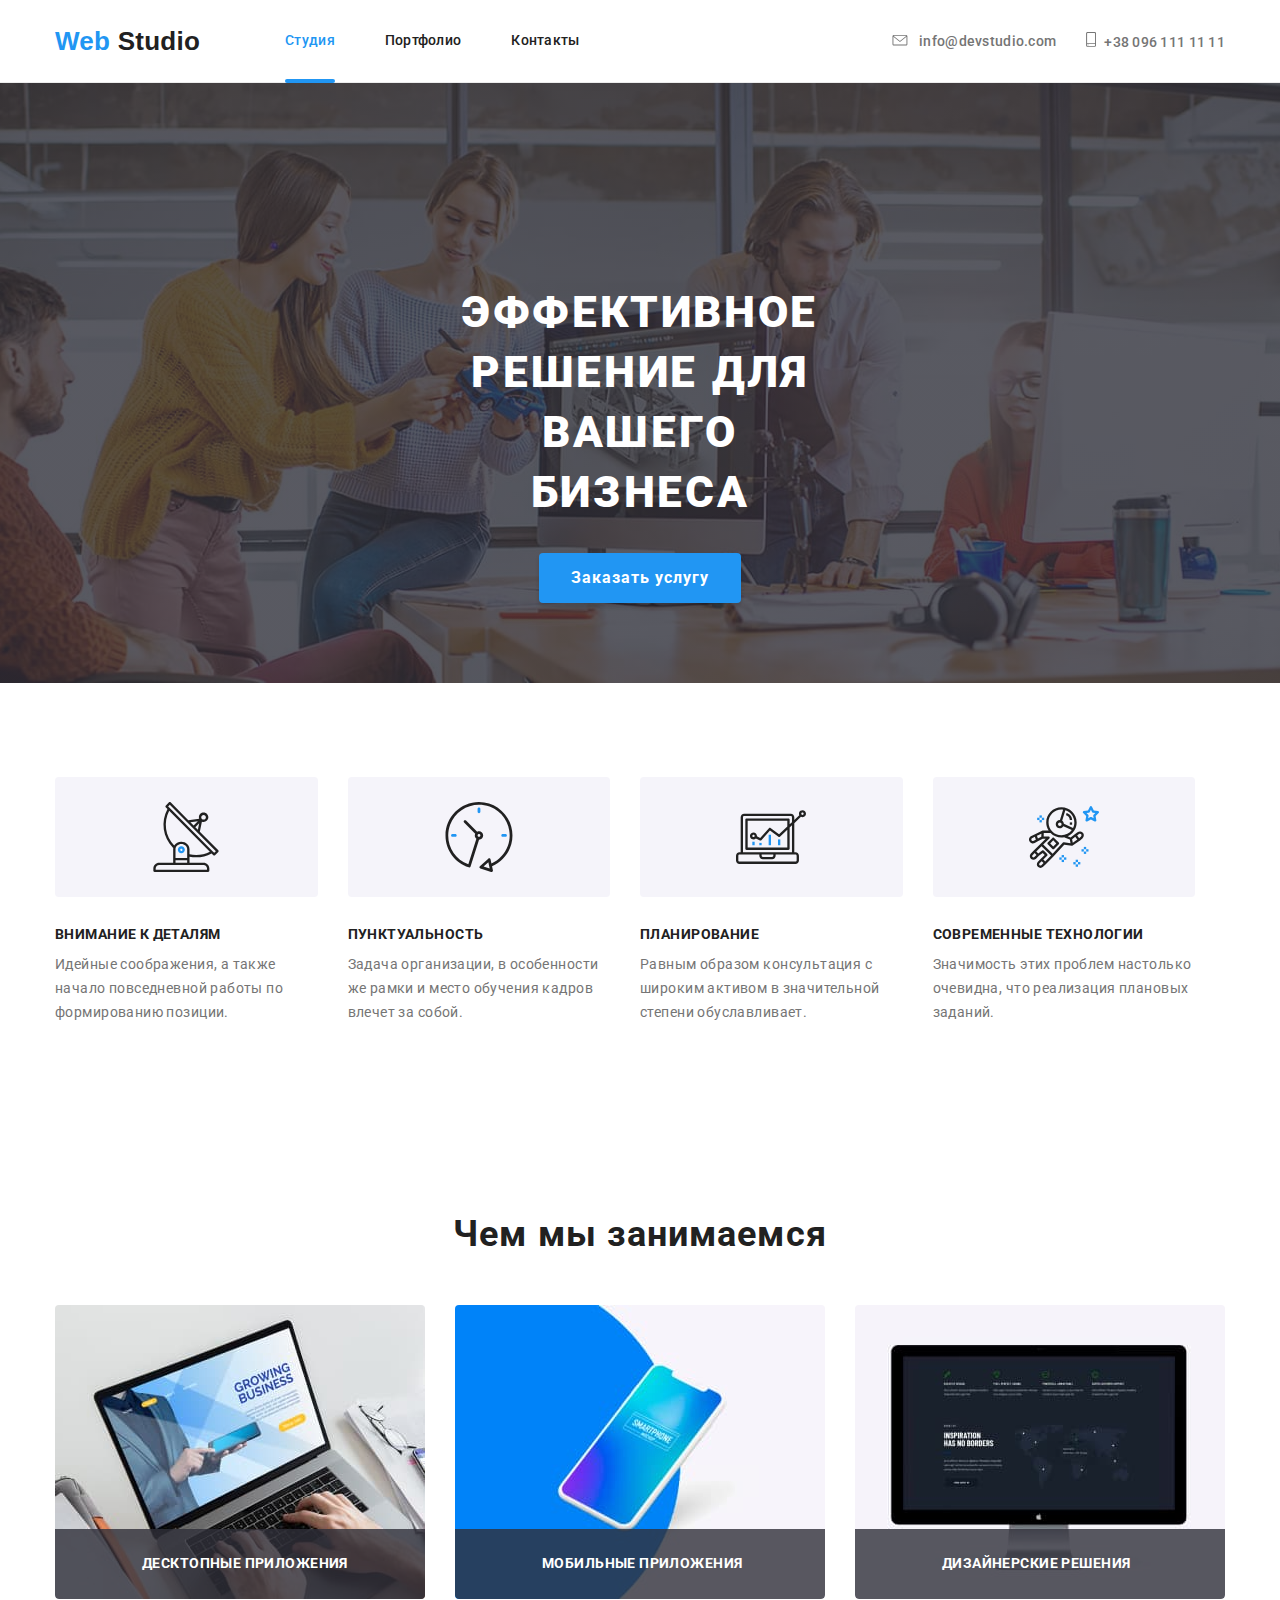
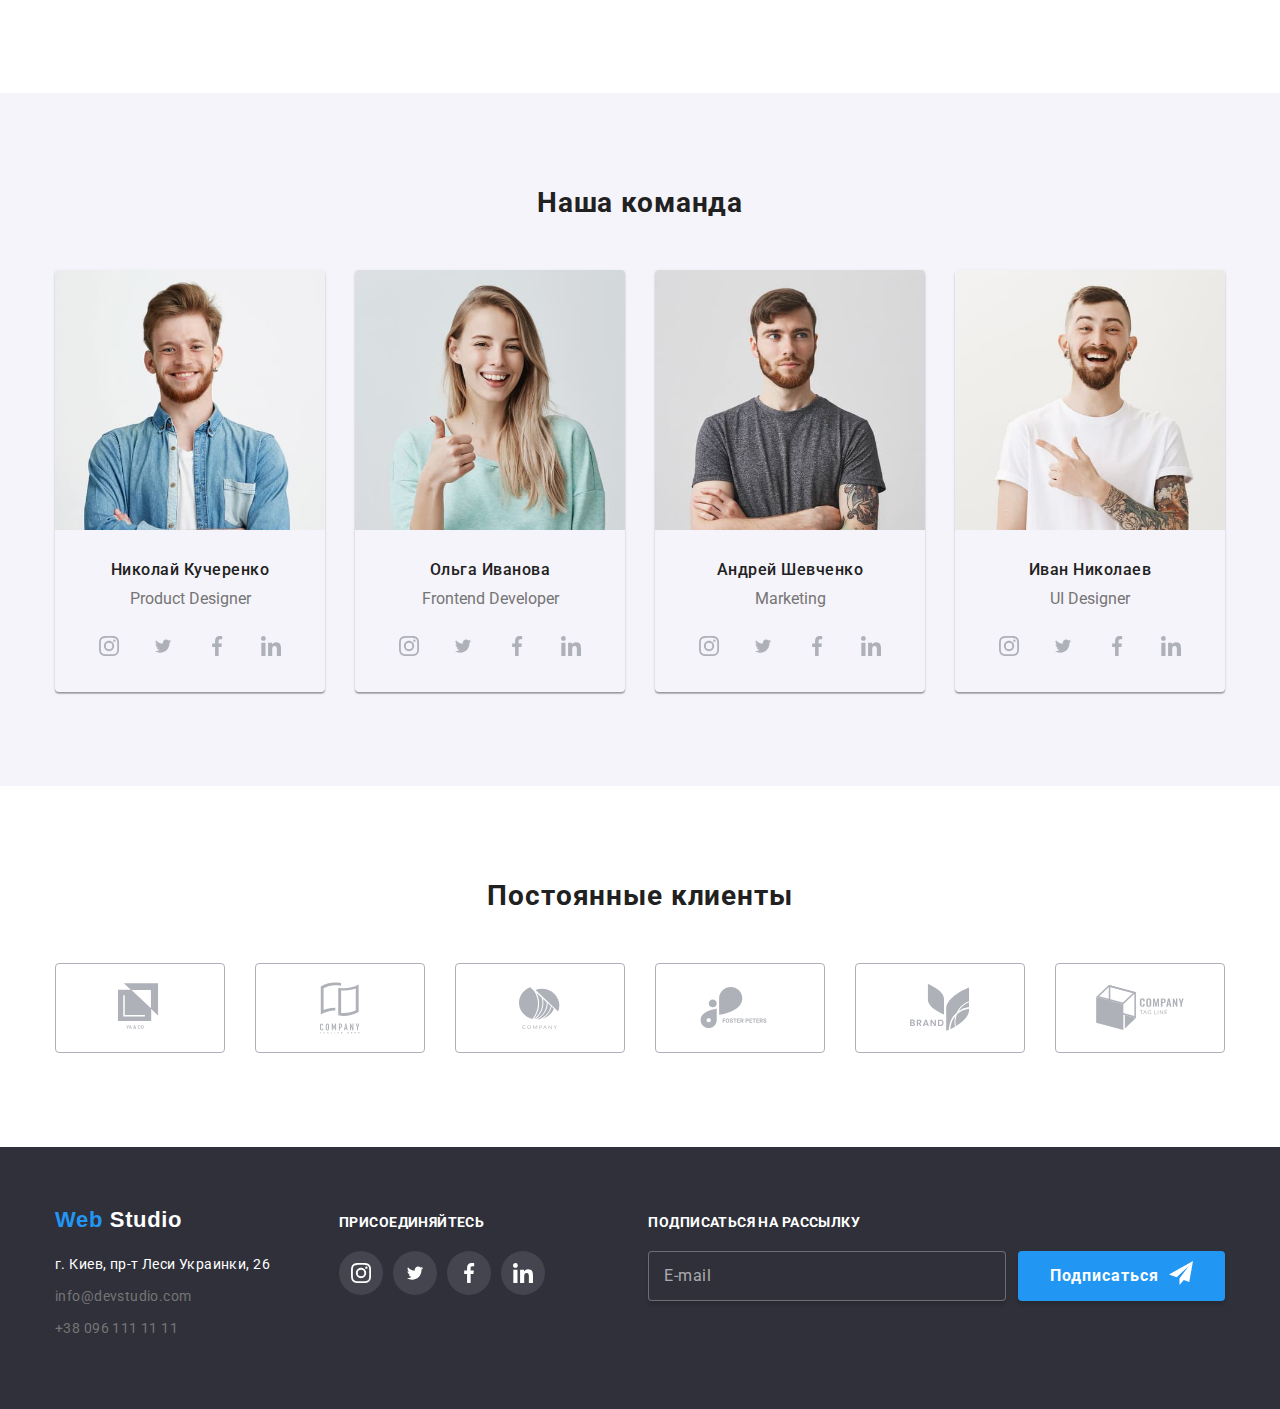
<file: index.html>
<!DOCTYPE html>
<html lang="ru">
<head>
    <meta charset="UTF-8">
    <meta name="viewport" content="width=device-width, initial-scale=1.0" />
    <link href="https://fonts.googleapis.com/css2?family=Roboto:ital,wght@0,400;0,500;0,700;0,900;1,400;1,500;1,700;1,900&display=swap" rel="stylesheet">
    <link rel="stylesheet" href="https://cdnjs.cloudflare.com/ajax/libs/modern-normalize/0.6.0/modern-normalize.min.css">
    <link rel="stylesheet" href="./css/main.min.css" />
    <title>Document</title>
</head>
<body>
    <header class="header">
        <div class="container-header">
           <div class="box">
                <nav class="nav-link">
                    <a href="./index.html" class="logo" ><span>Web</span>&nbsp;Studio</a>
                    <button
            type="button"
            class="menu-button"
            aria-expanded="false"
            aria-controls="menu-container"
            data-menu-button
          >
            <svg
              width="40"
              height="40"
              aria-label="Переключатель мобильного меню"
            >
              <use class="icon-close icon-menu-hover" href="./img/sprite.svg#icon-close_40px"></use>
              <use class="icon-menu icon-menu-hover" href="./img/sprite.svg#icon-menu_40px"></use>
            </svg>
          </button>
                    <div class="menu-container"  id="menu-container" data-menu>
                        <ul class="site-nav">
                            <li class="item"><a href="./index.html" class="link current">Студия</a></li>
                            <li class="item"><a href="./portfolio.html" class="link decor-hover">Портфолио</a></li>
                            <li class="item"><a href="" class="link decor-hover">Контакты</a></li>
                        </ul>
                        <address class="address">
                            <a href="mailto:info@devstudio.com" class="link mail">
                                <svg class="icon icon-tel-mail" height="11.2" width="16">
                                    <use href="./img/sprite.svg#icon-envelope "></use>
                                </svg>
                                info@devstudio.com </a>
                            <a href="tel:+380961111111" class="link tel">
                                <svg class="icon icon-tel-mail" height="14.94" width="10">
                                    <use href="./img/sprite.svg#icon-smartphone"></use>
                                </svg>+38 096 111 11 11</a>
                </address>
                    </div>
                </nav>
               
           </div> 
        </div>
    </header>
    <main>
            <section class="hero">
                <h1 class="hero-title"><strong>Эффективное решение для вашего бизнеса</strong></h1>
                <button class="button" data-modal-open>Заказать услугу</button>
            </section>
            <!--advantages-->
           <div class="container ">
            <section class="advantages">
                <ul class="list">
                    <li class="item antenna">
                        <h3 class="title">Внимание к деталям</h3>
                        <p class="content">Идейные соображения, а также начало повседневной работы по формированию позиции.</p>
                    </li>
                    <li class="item clock">
                        <h3 class="title">Пунктуальность</h3>
                        <p class="content">Задача организации, в особенности же рамки и место обучения кадров влечет за собой.</p>
                    </li>
                    <li class="item diagram">
                        <h3 class="title">Планирование</h3>
                        <p class="content">Равным образом консультация с широким активом в значительной степени обуславливает.</p>
                    </li>
                    <li class="item astronaut">
                        <h3 class="title">Современные технологии</h3>
                        <p class="content"> Значимость этих проблем настолько очевидна, что реализация плановых заданий.</p>
                    </li>
                </ul>
            </section>
           </div> 
           <!--servises-->
            <div class="container cont-services">
                <section class="services">
                    <h2 class="title">Чем мы занимаемся</h2>
                    <ul class="list">
                        <li class="item">
                <img>                 <img srcset="
                ./img/desktop.jpg    1x,
                ./img/desktop@2x.jpg 2x,
                ./img/desktop@3x.jpg 3x
              " src="./img/desktop.jpg" alt="desktop" height="294" width="370">
                            <h3 class="services-title">Десктопные приложения</h3>
                        </li>
                        <li class="item">
                            <img srcset="
                ./img/mobyphone.jpg    1x,
                ./img/mobyphone@2x.jpg 2x,
                ./img/mobyphone@3x.jpg 3x
              " src="./img/mobyphone.jpg" alt="mobyphone" height="294" width="370">
                            <h3 class="services-title">Мобильные приложения</h3>
                        </li>
                        <li class="item">
                            <img srcset="
                ./img/disajnerphoto.jpg    1x,
                ./img/disajnerphoto@2x.jpg 2x,
                ./img/disajnerphoto@3x.jpg 3x
              " src="./img/disajnerphoto.jpg" alt="disajnerphoto" height="294" width="370">
                            <h3 class="services-title">Дизайнерские решения</h3>
                        </li>
                    </
                </section>
            </div>
            <!--team-->  
            <div class="bg-team">
                <div class="container team-container">
                    <section class="team">
                        <h2 class="title">Наша команда</h2>
                        <ul class="list">
                            <li class="item">
                               <div class="team-thumb"> <img srcset="
                ./img/Nikolay-Kucherenko.jpg    1x,
                ./img/Nikolay-Kucherenko@2x.jpg 2x,
                ./img/Nikolay-Kucherenko@3x.jpg 3x
              "
              src="./img/Nikolay-Kucherenko.jpg
              alt="photo Nikolay Kucherenko" >    </div>
                                <h3>Николай Кучеренко</h3>
                                <p class="prof">Product Designer</p>
                                <ul class="logo-social-network">
                                    <li><a href="" aria-label="instagram logo" class="logotype">
                                        <svg  class="icon" height="20" width="20">
                                            <use href="./img/sprite.svg#icon-instagram"></use>
                                        </svg>
                                    </a></li>
                                    <li><a href="" aria-label="twitter logo" class="logotype">
                                        <svg  class="icon" height="16.25" width="20">
                                            <use href="./img/sprite.svg#icon-twitter"></use>
                                        </svg></a></li>
                                    <li><a href="" aria-label="Facebook logo" class="logotype">
                                        <svg  class="icon" height="20" width="20">
                                            <use href="./img/sprite.svg#icon-facebook"></use>
                                        </svg></a></li>
                                    <li><a href="" aria-label="linkedIn logo" class="logotype">
                                        <svg  class="icon" height="20" width="20">
                                            <use href="./img/sprite.svg#icon-linkedin"></use>
                                        </svg></a></li>
                                </ul>
                                
                            </li>
                            <li class="item">
                               <div class="team-thumb"> <img srcset="
                ./img/Olga-Ivanova.jpg   1x,
                ./img/Olga-Ivanova@2x.jpg 2x,
                ./img/Olga-Ivanova@3x.jpg 3x
              "
              src="./img/Olga-Ivanova.jpg"
              alt="" >    </div>
                                <h3>Ольга Иванова</h3>
                                <p class="prof">Frontend Developer</p>
                                <ul class="logo-social-network">
                                    <li><a href="" aria-label="instagram logo" class="logotype">
                                        <svg  class="icon" height="20" width="20">
                                            <use href="./img/sprite.svg#icon-instagram"></use>
                                        </svg>
                                    </a></li>
                                    <li><a href="" aria-label="twitter logo" class="logotype">
                                        <svg  class="icon" height="16.25" width="20">
                                            <use href="./img/sprite.svg#icon-twitter"></use>
                                        </svg></a></li>
                                    <li><a href="" aria-label="Facebook logo" class="logotype">
                                        <svg  class="icon" height="20" width="20">
                                            <use href="./img/sprite.svg#icon-facebook"></use>
                                        </svg></a></li>
                                    <li><a href="" aria-label="linkedIn logo" class="logotype">
                                        <svg  class="icon" height="20" width="20">
                                            <use href="./img/sprite.svg#icon-linkedin"></use>
                                        </svg></a></li>
                                </ul>
                            </li>
                            <li class="item">
                               <div class="team-thumb"> <img srcset="
                ./img/Andrey-Shevchenko.jpg    1x,
                ./img/Andrey-Shevchenko@2x.jpg 2x,
                ./img/Andrey-Shevchenko@3x.jpg 3x
              "
              src="./img/Andrey-Shevchenko.jpg"
              alt="" >    </div>
                                <h3>Андрей Шевченко</h3>
                                <p class="prof">Marketing</p>
                                <ul class="logo-social-network">
                                    <li><a href="" aria-label="instagram logo" class="logotype">
                                        <svg  class="icon" height="20" width="20">
                                            <use href="./img/sprite.svg#icon-instagram"></use>
                                        </svg>
                                    </a></li>
                                    <li><a href="" aria-label="twitter logo" class="logotype">
                                        <svg  class="icon" height="16.25" width="20">
                                            <use href="./img/sprite.svg#icon-twitter"></use>
                                        </svg></a></li>
                                    <li><a href="" aria-label="Facebook logo" class="logotype">
                                        <svg  class="icon" height="20" width="20">
                                            <use href="./img/sprite.svg#icon-facebook"></use>
                                        </svg></a></li>
                                    <li><a href="" aria-label="linkedIn logo" class="logotype">
                                        <svg  class="icon" height="20" width="20">
                                            <use href="./img/sprite.svg#icon-linkedin"></use>
                                        </svg></a></li>
                                </ul>
                            </li>
                            <li class="item">
                                <div class="team-thumb"> <img srcset="
                ./img/Ivan-Nikolaev.jpg 1x,
                ./img/Ivan-Nikolaev@2x.jpg 2x,
                ./img/Ivan-Nikolaev@3x.jpg 3x
              "
              src="./img/Ivan-Nikolaev.jpg"
              alt="" >   </div>
                                <h3>Иван Николаев</h3>
                                <p class="prof">UI Designer</p>
                                <ul class="logo-social-network">
                                    <li><a href="" aria-label="instagram logo" class="logotype">
                                        <svg  class="icon" height="20" width="20">
                                            <use href="./img/sprite.svg#icon-instagram"></use>
                                        </svg>
                                    </a></li>
                                    <li><a href="" aria-label="twitter logo" class="logotype">
                                        <svg  class="icon" height="16.25" width="20">
                                            <use href="./img/sprite.svg#icon-twitter"></use>
                                        </svg></a></li>
                                    <li><a href="" aria-label="Facebook logo" class="logotype">
                                        <svg  class="icon" height="20" width="20">
                                            <use href="./img/sprite.svg#icon-facebook"></use>
                                        </svg></a></li>
                                    <li><a href="" aria-label="linkedIn logo" class="logotype">
                                        <svg  class="icon" height="20" width="20">
                                            <use href="./img/sprite.svg#icon-linkedin"></use>
                                        </svg></a></li>
                                </ul>
                            </li>
                        </ul>
                    </section>
                </div>
            </div>
            <!--customers-->
           <div class="container">
            <section class="customers">
                <h2 class="title">Постоянные клиенты</h2>
                <ul class="list">
                    <li class="company">
                        <a href="" aria-label="first company" class="link">
                        <svg class="company-logo" width="44.27" height="49.23">
                            <use href="./img/sprite.svg#icon-logo1"> </use>
                        </svg></a>
                    </li>
                    <li class="company">
                        <a href="" aria-label="second company" class="link">
                            <svg class="company-logo" width="40" height="52">
                                <use href="./img/sprite.svg#icon-logo2"> </use>
                            </svg>
                        </a>
                    </li>
                    <li class="company">
                        <a href="" aria-label="third company" class="link">
                            <svg class="company-logo" width="41" height="42.6">
                                <use href="./img/sprite.svg#icon-logo3"> </use>
                            </svg>
                        </a>
                    </li>
                    <li class="company">
                        <a href="" aria-label="fourth company" class="link">
                            <svg class="company-logo" width="80" height="42">
                                <use href="./img/sprite.svg#icon-logo4"> </use>
                            </svg>
                        </a>
                    </li>
                    <li class="company">
                        <a href="" aria-label="fifth company" class="link">
                            <svg class="company-logo" width="59" height="47">
                                <use href="./img/sprite.svg#icon-logo5"> </use>
                            </svg>
                        </a>
                    </li>
                    <li class="company">
                        <a href="" aria-label="sixth company" class="link">
                            <svg class="company-logo" width="88.5" height="45.5">
                                <use href="./img/sprite.svg#icon-logo6"> </use>
                            </svg>
                        </a>
                    </li>
                </ul>
            </section>
           </div>
    </main>
    <!--footer-->
    <footer class="ftr">
        <div class="container-footer">
          
                <div   class="footer-contact">
                    <a href="./index.html" class="logo-footer"> <span>Web</span>  Studio</a>
               <address class="address-footer"> 
                    <p class="to-map adr">г. Киев, пр-т Леси Украинки, 26 </p> 
                   <a href="mailto:info@devstudio.com" class="adr mail-tel">info@devstudio.com</a>
                   <a href="tel:+380961111111" class="adr mail-tel">+38 096 111 11 11</a>
                </address>
                </div>
                <div class="join-in">
                   <b>присоединяйтесь</b>    
                        <ul class="logo-social-network">
                            <li><a href="" aria-label="instagram logo" class="logotype logotype-footer">
                                <svg  class="icon" height="20" width="20">
                                    <use href="./img/sprite.svg#icon-instagram"></use>
                                </svg>
                            </a></li>
                            <li><a href="" aria-label="twitter logo" class="logotype logotype-footer">
                                <svg  class="icon" height="16.25" width="20">
                                    <use href="./img/sprite.svg#icon-twitter"></use>
                                </svg></a></li>
                            <li><a href="" aria-label="Facebook logo" class="logotype logotype-footer">
                                <svg  class="icon" height="20" width="20">
                                    <use href="./img/sprite.svg#icon-facebook"></use>
                                </svg></a></li>
                            <li><a href="" aria-label="linkedIn logo" class="logotype logotype-footer">
                                <svg  class="icon" height="20" width="20">
                                    <use href="./img/sprite.svg#icon-linkedin"></use>
                                </svg></a></li>
                        </ul>
                   
                </div>
                <div class="subscription" >
                    <b>Подписаться на рассылку</b>
                    <form class="footer-form">
                        <input type="email" id="footer-mail" name="footer-mail" class="footer-input" placeholder=" ">
                        <label for="footer-mail" class="footer-label" name="footer-label">E-mail</label>
                        <button type="submit" class="button button-footer">Подписаться</button>    
                    </form>
                </div>
            
           
        </div>
    </footer>
    <div class="backdrop is-hidden" data-modal>
        <div class="modal-form">
            <form class="form">
                <h2 class="form-title">Оставьте свои данные, мы вам перезвоним</h2> 
                 <div class="form-field">
                     <input type="text" name="name" id="name" class="form-input" placeholder=" ">
                     <label for="name" class="form-label">
                         <span > Имя</span>
                     </label>
                     <svg width="18" height="18" viewBox="0 0 18 18" fill="none" class="input-icon">
                         <path d="M9 9C10.6575 9 12 7.6575 12 6C12 4.3425 10.6575 3 9 3C7.3425 3 6 4.3425 6 6C6 7.6575 7.3425 9 9 9ZM9 10.5C6.9975 10.5 3 11.505 3 13.5V14.25C3 14.6625 3.3375 15 3.75 15H14.25C14.6625 15 15 14.6625 15 14.25V13.5C15 11.505 11.0025 10.5 9 10.5Z" />
                     </svg>
                 </div>
                
                 <div class="form-field">
                     <input type="tel" name="tel" id="tel"  class="form-input" placeholder=" ">
                     <label for="tel" class="form-label">
                         <span >Телефон</span> 
                     </label>
                     <svg width="18" height="18" viewBox="0 0 18 18" fill="none" class="input-icon">
                         <path d="M13.996 11.1226L12.1579 10.9127C11.7164 10.8621 11.2822 11.0141 10.9711 11.3252L9.63948 12.6568C7.59147 11.6147 5.91254 9.94301 4.87044 7.88775L6.20925 6.54894C6.52043 6.23775 6.6724 5.80355 6.62174 5.3621L6.41188 3.53842C6.32504 2.8075 5.70991 2.2575 4.97176 2.2575H3.71979C2.90203 2.2575 2.22178 2.93776 2.27243 3.75552C2.65598 9.93577 7.59871 14.8713 13.7717 15.2548C14.5894 15.3055 15.2697 14.6252 15.2697 13.8075V12.5555C15.2769 11.8246 14.7269 11.2095 13.996 11.1226Z" />
                         </svg>
                 </div>
                
                 <div class="form-field">
                     <input type="email" name="mail" id="mail" class="form-input" placeholder=" ">
                     <label for="mail" class="form-label">
                        <span> Почта </span>
                     </label>
                     <svg width="18" height="18" viewBox="0 0 18 18" fill="none" class="input-icon">
                         <path d="M15 3H3C2.175 3 1.5075 3.675 1.5075 4.5L1.5 13.5C1.5 14.325 2.175 15 3 15H15C15.825 15 16.5 14.325 16.5 13.5V4.5C16.5 3.675 15.825 3 15 3ZM14.7 6.1875L9.3975 9.5025C9.1575 9.6525 8.8425 9.6525 8.6025 9.5025L3.3 6.1875C3.1125 6.0675 3 5.865 3 5.6475C3 5.145 3.5475 4.845 3.975 5.1075L9 8.25L14.025 5.1075C14.4525 4.845 15 5.145 15 5.6475C15 5.865 14.8875 6.0675 14.7 6.1875Z"/>
                         </svg>
                 </div>  
                
                 <div class="form-comments">
                     <textarea name="" id="comments" rows="10" class="form-textarea" placeholder=" "></textarea>
                     <label for="comments" class="comments-label">
                         <span >Комментарий</span>    
                     </label>
                     
                 </div>
                 
                 <div class="check-box">
                     <label for="check"> 
                         <input type="checkbox" name="checkbox-contract" id="check" value=" Соглашаюсь с рассылкой и принимаю Условия договора" class="checkbox">
                         <span class="check-icon"></span>
                         <span class="check-label">Соглашаюсь с рассылкой и принимаю <a href="" class="link-contract">Условия договора</a> </span>  
                     </label>  
                 </div> 
                   
                
                 <button type="submit" class="button-form">Отправить</button>
                 <button type="button" class="close-form" data-modal-close>
                     <svg width="18" height="18" viewBox="0 0 18 18" fill="none" class="close-black">
                         <path d="M15 4.10786L13.8921 3L9.5 7.39214L5.10786 3L4 4.10786L8.39214 8.5L4 12.8921L5.10786 14L9.5 9.60786L13.8921 14L15 12.8921L10.6079 8.5L15 4.10786Z" />
                         </svg>
                 </button>
             </form>
        </div>
    </div>
   
    
    <script src="./js/menu.js"></script>
    <script src="./js/modal.js"></script>
</body>
</html>
</file>
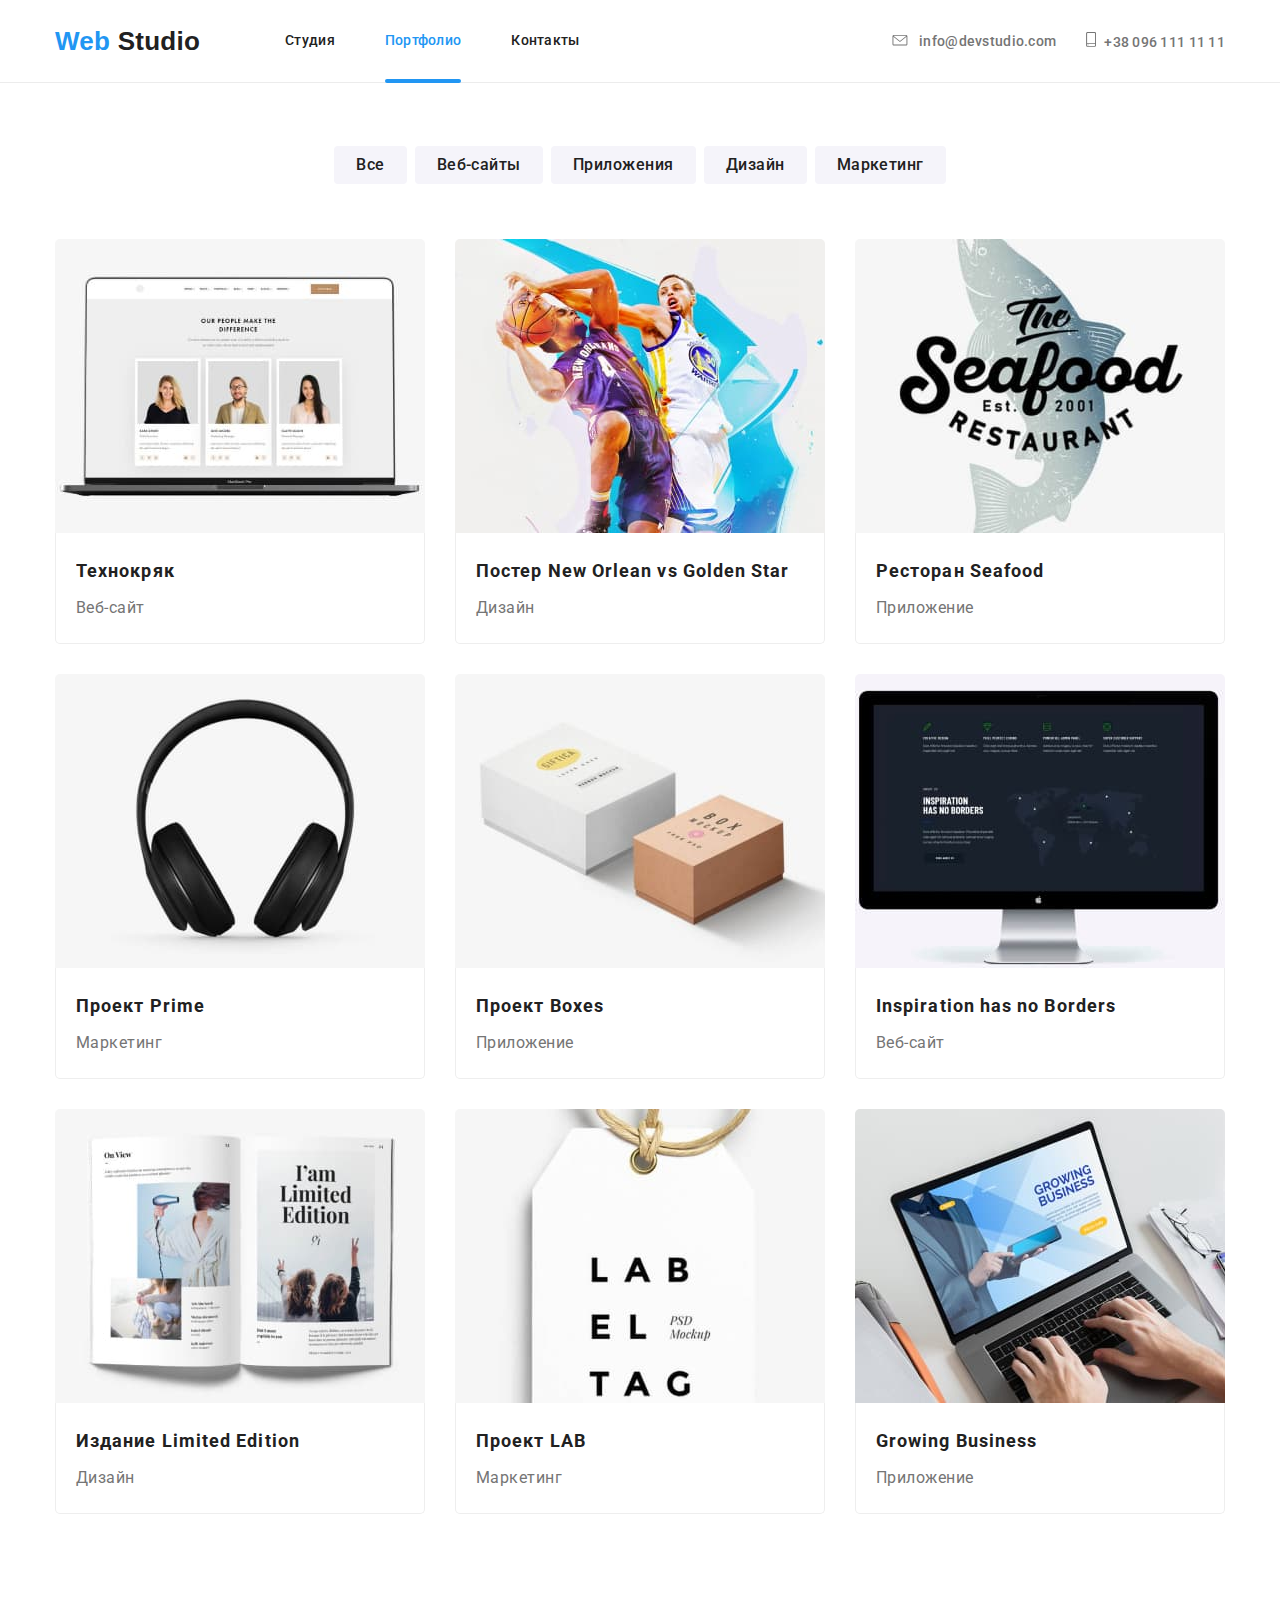
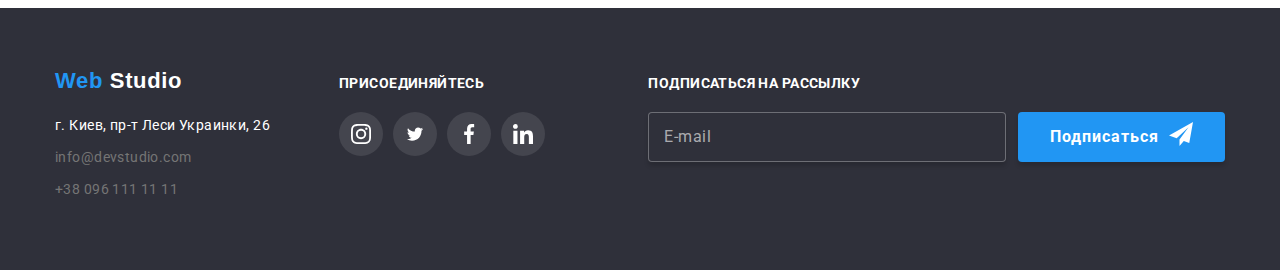
<file: portfolio.html>
<!DOCTYPE html>
<html lang="ru">
<head>
    <meta charset="UTF-8">
    <meta name="viewport" content="width=device-width, initial-scale=1.0" />
    <link href="https://fonts.googleapis.com/css2?family=Roboto:ital,wght@0,400;0,500;0,700;0,900;1,400;1,500;1,700;1,900&display=swap" rel="stylesheet">
    <link rel="stylesheet" href="https://cdnjs.cloudflare.com/ajax/libs/modern-normalize/0.6.0/modern-normalize.min.css">
    <link rel="stylesheet" href="./css/main.min.css" />
    <title>Document</title>
</head>
<body>
    <header class="header">
        <div class="container-header">
           <div class="box">
                <nav class="nav-link">
                    <a href="./index.html" class="logo" ><span>Web</span>&nbsp;Studio</a>
                    <button
            type="button"
            class="menu-button"
            aria-expanded="false"
            aria-controls="menu-container"
            data-menu-button
          >
            <svg
              width="40"
              height="40"
              aria-label="Переключатель мобильного меню"
            >
              <use class="icon-close icon-menu-hover" href="./img/sprite.svg#icon-close_40px"></use>
              <use class="icon-menu icon-menu-hover" href="./img/sprite.svg#icon-menu_40px"></use>
            </svg>
          </button>
                    <div class="menu-container"  id="menu-container" data-menu>
                        <ul class="site-nav">
                            <li class="item"><a href="./index.html" class="link decor-hover">Студия</a></li>
                            <li class="item"><a href="./portfolio.html" class="link current">Портфолио</a></li>
                            <li class="item"><a href="" class="link decor-hover">Контакты</a></li>
                        </ul>
                        <address class="address">
                            <a href="mailto:info@devstudio.com" class="link mail">
                                <svg class="icon icon-tel-mail" height="11.2" width="16">
                                    <use href="./img/sprite.svg#icon-envelope "></use>
                                </svg>
                                info@devstudio.com </a>
                            <a href="tel:+380961111111" class="link tel">
                                <svg class="icon icon-tel-mail" height="14.94" width="10">
                                    <use href="./img/sprite.svg#icon-smartphone"></use>
                                </svg>+38 096 111 11 11</a>
                </address>
                    </div>
                </nav>
               
           </div> 
        </div>
    </header>
    <main>
        <h1 class="hide">Наши проэкты</h1>
           <div class="container control-button">
            <section class="btns">
                <h2 class="hide">Фильтр</h2>
                <ul class="button-flex">
                    <li class="buttom-flex--button"><button type="button"><span class="btn">Все</span></button></li>
                    <li class="buttom-flex--button"><button type="button"><span class="btn">Веб-сайты</span></button></li>
                    <li class="buttom-flex--button"><button type="button"><span class="btn">Приложения</span></button></li>
                    <li class="buttom-flex--button"><button type="button"><span class="btn">Дизайн</span></button></li>
                    <li class="buttom-flex--button"><button type="button"><span class="btn">Маркетинг</span></button></li>
                </ul>
            </section>
           </div>
         <div class="container project">
            <section class="project">
                <h2 class="hide">Наши проєкты</h2>
                <ul class="project-tile">
                    <li class="item">
                     <a href="" aria-label="technocrack" class="link-blok" >
                         <div class="product-thumb">
                            <div class="product-thumb">
                                <div class="img-thumb"><img  srcset="
                                    ./img/tehno-crack.jpg    1x,
                                    ./img/tehno-crack@2x.jpg 2x,
                                    ./img/tehno-crack@3x.jpg 3x
                                  " src="./img/tehno-crack.jpg " alt="Технокряк" ></div>
                            <p class="description">Технокряк это современная площадка распространения коронавируса. Компании используют эту платформу для цифрового шпионажа и атак на защищённые сервера конкурентов.</p>
                         </div>
                         <div class="cart-content">
                            <h3 class="title">Технокряк</h3>
                            <p class="view">Веб-сайт</p>
                         </div>
                     </a>
                    </li>
                    <li class="item">
                     <a href="" aria-label="Постер New Orlean vs Golden Stars" class="link-blok" >
                         <p class="description hide"></p>
                         <div class="product-thumb">
                            <div class="img-thumb"><img srcset="
                                ./img/poster.jpg    1x,
                                ./img/poster@2x.jpg 2x,
                                ./img/poster@3x.jpg 3x"
                                src="./img/poster.jpg " alt="Постер New Orlean vs Golden Star" ></div>
                            <p class="description">Технокряк это современная площадка распространения коронавируса. Компании используют эту платформу для цифрового шпионажа и атак на защищённые сервера конкурентов.</p>
                         </div>
                         <div class="cart-content">
                            <h3 class="title">Постер New Orlean vs Golden Star</h3>
                            <p class="view"> Дизайн</p>
                         </div>
                         
                     </a>
                    </li>
                    <li class="item">
                     <a href="" aria-label="seafood" class="link-blok" >
                         <p class="description hide"></p>
                         <div class="product-thumb">
                            <div class="img-thumb"><img srcset="
                                ./img/Seafood.jpg    1x,
                                ./img/Seafood@2x.jpg 2x,
                                ./img/Seafood@3x.jpg 3x"
                                
                                src="./img/Seafood.jpg" alt="Ресторан Seafood" ></div>
                            <p class="description">Технокряк это современная площадка распространения коронавируса. Компании используют эту платформу для цифрового шпионажа и атак на защищённые сервера конкурентов.</p>
                         </div>
                         <div class="cart-content">
                            <h3 class="title">Ресторан Seafood</h3>
                            <p class="view">Приложение</p>
                         </div>
                        
                     </a>
                    </li>
                    <li class="item">
                     <a href=""  aria-label="Проект Prime" class="link-blok" >
                         <p class="description hide"></p>
                         <div class="product-thumb">
                            <div class="img-thumb"><img  srcset="
                                ./img/prime.jpg    1x,
                                ./img/prime@2x.jpg 2x,
                                ./img/prime@3x.jpg 3x
                              " src="./img/prime.jpg " alt="Проект Prime" ></div>
                            <p class="description">Технокряк это современная площадка распространения коронавируса. Компании используют эту платформу для цифрового шпионажа и атак на защищённые сервера конкурентов.</p>
                         </div>
                         <div class="cart-content">
                            <h3 class="title">Проект Prime</h3>
                            <p class="view">Маркетинг</p>
                         </div>
                         
                     </a>
                    </li>
                    <li class="item">
                     <a href="" aria-label="Проект Boxes" class="link-blok" >
                         <p class="description hide"></p>
                        <div class="product-thumb">
                            <div class="img-thumb"><img srcset="
                                ./img/boxes.jpg    1x,
                                ./img/boxes@2x.jpg 2x,
                                ./img/boxes@3x.jpg 3x"
                                src="./img/boxes.jpg " alt="Проект Boxes" ></div>
                            <p class="description">Технокряк это современная площадка распространения коронавируса. Компании используют эту платформу для цифрового шпионажа и атак на защищённые сервера конкурентов.</p>
                        </div>
                         <div class="cart-content">
                            <h3 class="title">Проект Boxes</h3>
                            <p class="view">Приложение</p>
                         </div>
                         
                     </a>
                    </li>
                    <li class="item">
                     <a href="" aria-label="Inspiration has no Borders" class="link-blok" >
                         <p class="description hide"></p>
                        <div class="product-thumb">
                            <div class="img-thumb"><img srcset="
                                ./img/borders.jpg    1x,
                                ./img/borders@2x.jpg 2x,
                                ./img/borders@3x.jpg 3x"
                                
                                src="./img/borders.jpg" alt="Inspiration has no Borders" ></div>
                            <p class="description">Технокряк это современная площадка распространения коронавируса. Компании используют эту платформу для цифрового шпионажа и атак на защищённые сервера конкурентов.</p>
                        </div>
                         <div class="cart-content">
                            <h3 class="title">Inspiration has no Borders</h3>
                            <p class="view">Веб-сайт</p>
                         </div>
                        
                     </a>
                    </li>
                    <li class="item">
                     <a href="" aria-label="Издание Limited Edition" class="link-blok" >
                         <p class="description hide"></p>
                         <div class="product-thumb">
                            <div class="img-thumb"><img srcset="
                                ./img/Limited-edition.jpg    1x,
                                ./img/Limited-edition@2x.jpg 2x,
                                ./img/Limited-edition@3x.jpg 3x"
                                
                                src="./img/Limited-edition.jpg" alt="Издание Limited Edition" ></div>
                            <p class="description">Технокряк это современная площадка распространения коронавируса. Компании используют эту платформу для цифрового шпионажа и атак на защищённые сервера конкурентов.</p>
                         </div>
                         <div class="cart-content">
                            <h3 class="title">Издание Limited Edition</h3>
                            <p class="view">Дизайн</p>
                         </div>
                         
                     </a>
                    </li>
                    <li class="item">
                     <a href="" aria-label="Проект LAB" class="link-blok" >
                         <p class="description hide"></p>
                         <div class="product-thumb">
                            <div class="img-thumb"><img srcset="
                                ./img/lab.jpg    1x,
                                ./img/lab@2x.jpg 2x,
                                ./img/lab@3x.jpg 3x"
                                
                                src="./img/lab.jpg" alt="Проект LAB" ></div>
                            <p class="description">Технокряк это современная площадка распространения коронавируса. Компании используют эту платформу для цифрового шпионажа и атак на защищённые сервера конкурентов.</p>
                         </div>
                         <div class="cart-content">
                            <h3 class="title">Проект LAB</h3>
                            <p class="view">Маркетинг</p>
                         </div>
                         
                     </a>
                    </li>
                    <li class="item">
                    <a href="" aria-label="Growing Business" class="link-blok" > 
                         <p class="description hide"></p>
                         <div class="product-thumb">
                            <div class="img-thumb"><img srcset="
                                ./img/growing-business.jpg    1x,
                                ./img/growing-business@2x.jpg 2x,
                                ./img/growing-business@3x.jpg 3x"
                                
                                src="./img/growing-business.jpg" alt="Growing Business" ></div>
                            <p class="description">Технокряк это современная площадка распространения коронавируса. Компании используют эту платформу для цифрового шпионажа и атак на защищённые сервера конкурентов.</p>
                         </div>
                         <div class="cart-content">
                            <h3 class="title">Growing Business</h3>
                            <p class="view">Приложение</p>
                         </div>
                         
                     </a>
                    </li>
                </ul>
            </section>
         </div>
    </main>
    <!--footer-->
    <footer class="ftr">
        <div class="container-footer">
          
                <div   class="footer-contact">
                    <a href="./index.html" class="logo-footer"> <span>Web</span>  Studio</a>
               <address class="address-footer"> 
                    <p class="to-map adr">г. Киев, пр-т Леси Украинки, 26 </p> 
                   <a href="mailto:info@devstudio.com" class="adr mail-tel">info@devstudio.com</a>
                   <a href="tel:+380961111111" class="adr mail-tel">+38 096 111 11 11</a>
                </address>
                </div>
                <div class="join-in">
                   <b>присоединяйтесь</b>    
                    <ul class="logo-social-network">
                        <ul class="logo-social-network">
                            <li><a href="" aria-label="instagram logo" class="logotype logotype-footer">
                                <svg  class="icon" height="20" width="20">
                                    <use href="./img/sprite.svg#icon-instagram"></use>
                                </svg>
                            </a></li>
                            <li><a href="" aria-label="twitter logo" class="logotype logotype-footer">
                                <svg  class="icon" height="16.25" width="20">
                                    <use href="./img/sprite.svg#icon-twitter"></use>
                                </svg></a></li>
                            <li><a href="" aria-label="Facebook logo" class="logotype logotype-footer">
                                <svg  class="icon" height="20" width="20">
                                    <use href="./img/sprite.svg#icon-facebook"></use>
                                </svg></a></li>
                            <li><a href="" aria-label="linkedIn logo" class="logotype logotype-footer">
                                <svg  class="icon" height="20" width="20">
                                    <use href="./img/sprite.svg#icon-linkedin"></use>
                                </svg></a></li>
                        </ul>
                    </ul>
                </div>
                <div class="subscription" >
                    <b>Подписаться на рассылку</b>
                    <form class="footer-form">
                        <input type="email" id="footer-mail" name="footer-mail" class="footer-input" placeholder=" ">
                        <label for="footer-mail" class="footer-label" name="footer-label">E-mail</label>
                        <button type="submit" class="button button-footer">Подписаться</button>    
                    </form>
                </div>
            
           
        </div>
    </footer>
    <script src="./js/menu.js"></script>
</body>
</html>
</file>
<file: css/main.min.css>
body{background-color:#fff;font-family:Roboto,sans-serif}img{display:block;max-width:100%;height:auto}h1,h2,h3,h4,h5,h6{margin:0;padding:0}.container{margin-left:auto;margin-right:auto;padding-left:15px;padding-right:15px;max-width:480px;padding-bottom:60px;padding-top:60px}@media screen and (min-width: 768px){.container{max-width:768px;margin:auto}}@media screen and (min-width: 1200px){.container{max-width:1200px;margin:auto;padding-bottom:94px;padding-top:94px}}a{text-decoration:none}ul{list-style:none;padding:0;margin:0}li{list-style-type:none}button{padding:0;border:none;font:inherit;color:inherit;background-color:transparent}.button{display:-webkit-inline-box;display:-ms-inline-flexbox;display:inline-flex;color:#fff;background-color:#2196F3;min-width:200px;padding:10px 32px;-webkit-box-shadow:0px 4px 4px rgba(0,0,0,0.15);box-shadow:0px 4px 4px rgba(0,0,0,0.15);border-radius:4px;font-weight:bold;font-size:16px;line-height:1.87;text-align:center;letter-spacing:0.06em;cursor:pointer}.hide{width:1px;height:1px;margin:-1px;border:0;padding:0;clip:rect(0 0 0 0);overflow:hidden}input:focus,input:active{outline:none}.logo{font-family:Raleway,sans-serif;font-weight:bold;font-size:26px;line-height:1.17;letter-spacing:0.01em;color:#212121;text-decoration:none}@media screen and (min-width: 768px){.logo{padding-top:26px;padding-bottom:26px}}.logo span{color:#2196F3}@media screen and (min-width: 768px){.logo{margin-right:81px;display:initial}}@media screen and (min-width: 1200px){.logo{margin-right:85px}}.logo-footer{font-family:Raleway,sans-serif;font-weight:bold;font-size:22px;line-height:1.18;letter-spacing:0.03em;color:#fff;display:block;text-align:center;margin-bottom:20px}@media screen and (min-width: 1200px){.logo-footer{text-align:start}}.logo-footer span{color:#2196F3}.header{font-weight:500;color:#212121;font-size:14px;line-height:1.14;letter-spacing:0.02em;padding-top:16px;padding-bottom:16px;border-bottom:1px solid #ECECEC}@media screen and (min-width: 768px){.header{padding-top:0;padding-bottom:0}}.header .link.decor-hover::after{display:block;position:absolute;content:'';background:#2196F3;border-radius:2px;width:0;height:4px;bottom:8px;left:50%;-webkit-transition:width .5s, left .5s;transition:width .5s, left .5s}@media screen and (min-width: 768px){.header .link.decor-hover::after{bottom:-14px}}.header .link.decor-hover:hover::after,.header .link.decor-hover:focus::after{width:100%;left:0}.header .link{color:#212121}.header .link:hover,.header .link:focus{color:#2196F3}.container-header{position:relative;margin-left:auto;margin-right:auto;padding-left:15px;padding-right:15px;max-width:480px}@media screen and (min-width: 768px){.container-header{-webkit-box-align:center;-ms-flex-align:center;align-items:center;max-width:768px}}@media screen and (min-width: 1200px){.container-header{max-width:1200px}}.menu-button{display:-webkit-inline-box;display:-ms-inline-flexbox;display:inline-flex;margin:0;padding:0;border:none;background-color:transparent;position:absolute;right:15px;top:-5px;-webkit-transition:color 250ms cubic-bezier(0.4, 0, 0.2, 1);transition:color 250ms cubic-bezier(0.4, 0, 0.2, 1)}@media screen and (min-width: 768px){.menu-button{display:none}}.menu-button .icon-close{display:none}.menu-button.is-open .icon-close{display:block}.menu-button.is-open .icon-menu{display:none}.icon-menu-hover{fill:currentColor}.menu-button:hover,.menu-button:focus{color:#2196F3}.menu-container{background-color:#fff;display:none;position:absolute;top:46px;left:0;width:100%;padding-bottom:40px;padding-top:40px;text-align:center;font-size:20px;-webkit-box-shadow:0px 1px 3px rgba(0,0,0,0.16),0px 2px 4px rgba(0,0,0,0.08),0px 4px 8px rgba(0,0,0,0.04);box-shadow:0px 1px 3px rgba(0,0,0,0.16),0px 2px 4px rgba(0,0,0,0.08),0px 4px 8px rgba(0,0,0,0.04);z-index:1}@media screen and (min-width: 768px){.menu-container{display:-webkit-box;display:-ms-flexbox;display:flex;-webkit-box-align:center;-ms-flex-align:center;align-items:center;position:inherit;-webkit-box-shadow:none;box-shadow:none;padding-bottom:0;padding-top:0;z-index:0}}.menu-container.is-open{display:block;-ms-flex-wrap:wrap;flex-wrap:wrap}.site-nav{margin-bottom:40px;font-size:18px;line-height:1.14;margin-top:0}@media screen and (min-width: 768px){.site-nav{display:-webkit-box;display:-ms-flexbox;display:flex;margin-bottom:12px;margin-top:12px;font-size:14px}}.site-nav .link{position:relative;display:inline-block;padding-top:20px;padding-bottom:20px;-webkit-transition:color 250ms cubic-bezier(0.4, 0, 0.2, 1);transition:color 250ms cubic-bezier(0.4, 0, 0.2, 1)}.site-nav .link.current{color:#2196F3}@media screen and (min-width: 768px){.site-nav .item:not(:last-child){margin-right:50px}}.link.current::after{display:block;position:absolute;content:'';background:#2196F3;border-radius:2px;width:100%;height:4px;bottom:8px}@media screen and (min-width: 768px){.link.current::after{bottom:-14px}}.address{display:block;font-style:normal}@media screen and (min-width: 768px){.address{display:-webkit-box;display:-ms-flexbox;display:flex;-webkit-box-orient:vertical;-webkit-box-direction:normal;-ms-flex-direction:column;flex-direction:column;text-align:left;margin-left:auto;margin-right:0}}@media screen and (min-width: 1200px){.address{display:-webkit-box;display:-ms-flexbox;display:flex;-webkit-box-orient:horizontal;-webkit-box-direction:normal;-ms-flex-direction:row;flex-direction:row;margin-left:auto;margin-right:0;-webkit-box-align:center;-ms-flex-align:center;align-items:center}}.address .link{display:block;color:#757575;-webkit-transition:250ms cubic-bezier(0.4, 0, 0.2, 1);transition:250ms cubic-bezier(0.4, 0, 0.2, 1);font-size:18px;line-height:1.17}@media screen and (min-width: 768px){.address .link{font-size:12px}}@media screen and (min-width: 1200px){.address .link{font-size:14px}}@media screen and (min-width: 1200px){.link:not(:last-child){margin-right:30px}}.link:not(:last-child){padding-bottom:16px}@media screen and (min-width: 768px){.link:not(:last-child){padding-bottom:10px}}@media screen and (min-width: 1200px){.link:not(:last-child){padding-bottom:0}}.box{display:-webkit-box;display:-ms-flexbox;display:flex;-webkit-box-align:center;-ms-flex-align:center;align-items:center}.nav-link{display:-webkit-box;display:-ms-flexbox;display:flex;-webkit-box-align:center;-ms-flex-align:center;align-items:center;width:100%}.icon{margin:auto;fill:currentColor}.icon.icon-tel-mail{margin-right:8px}.hero{margin-left:auto;margin-right:auto;text-align:center;background-color:#ECECEC;background-position:center;background-size:cover;max-width:480px;height:400px;background-image:-webkit-gradient(linear, left top, right top, from(rgba(47,48,58,0.8)), to(rgba(47,48,58,0.8))),url(../img/Header.jpg);background-image:linear-gradient(to right, rgba(47,48,58,0.8), rgba(47,48,58,0.8)),url(../img/Header.jpg);background-size:cover}@media screen and (min-width: 768px){.hero{max-width:768px;height:400px;background-image:-webkit-gradient(linear, left top, right top, from(rgba(47,48,58,0.8)), to(rgba(47,48,58,0.8))),url(../img/Header.jpg);background-image:linear-gradient(to right, rgba(47,48,58,0.8), rgba(47,48,58,0.8)),url(../img/Header.jpg)}}@media screen and (min-width: 1200px){.hero{max-width:1600px;height:600px;background-image:-webkit-gradient(linear, left top, right top, from(rgba(47,48,58,0.8)), to(rgba(47,48,58,0.8))),url(../img/Header.jpg);background-image:linear-gradient(to right, rgba(47,48,58,0.8), rgba(47,48,58,0.8)),url(../img/Header.jpg)}}@media screen and (min-device-pixel-ratio: 2), screen and (-webkit-min-device-pixel-ratio: 2), screen and (min-resolution: 192dpi), screen and (min-resolution: 2dppx){.hero{background-image:-webkit-gradient(linear, left top, right top, from(rgba(47,48,58,0.8)), to(rgba(47,48,58,0.8))),url(../img/Header@2x.jpg);background-image:linear-gradient(to right, rgba(47,48,58,0.8), rgba(47,48,58,0.8)),url(../img/Header@2x.jpg)}}@media screen and (min-device-pixel-ratio: 3), screen and (-webkit-min-device-pixel-ratio: 3), screen and (min-resolution: 288dpi), screen and (min-resolution: 3dppx){.hero{background-image:-webkit-gradient(linear, left top, right top, from(rgba(47,48,58,0.8)), to(rgba(47,48,58,0.8))),url(../img/Header@3x.jpg);background-image:linear-gradient(to right, rgba(47,48,58,0.8), rgba(47,48,58,0.8)),url(../img/Header@3x.jpg)}}.hero-title{margin-top:0;font-weight:900;letter-spacing:0.06em;text-transform:uppercase;color:#fff;text-align:center;font-size:26px;line-height:1.62;padding-top:118px;padding-left:60px;padding-right:60px;margin-bottom:40px}@media screen and (min-width: 768px){.hero-title{padding-left:204px;padding-right:204px;margin-bottom:30px}}@media screen and (min-width: 1200px){.hero-title{font-size:44px;line-height:1.36;padding-left:452px;padding-right:452px;margin-bottom:30px;padding-top:200px}}.advantages .hover-logo{background-color:#2196F3}.advantages .list{margin-top:0;margin-bottom:0;padding-left:0;max-width:450px;margin-left:auto;margin-right:auto}@media screen and (min-width: 768px){.advantages .list{display:-webkit-box;display:-ms-flexbox;display:flex;max-width:100%;-ms-flex-wrap:wrap;flex-wrap:wrap;margin:-15px}}@media screen and (min-width: 768px){.advantages .item{width:calc((100% - 4 * 15px) / 2);margin:15px}}@media screen and (min-width: 1200px){.advantages .item{width:calc((100% - 8 * 15px) / 4);margin:15px}}.advantages .title{margin:0;padding-bottom:10px;font-weight:bold;font-size:14px;line-height:1.14;letter-spacing:0.03em;text-transform:uppercase;color:#212121;text-align:center}@media screen and (min-width: 1200px){.advantages .title{text-align:start}}.advantages .item::before{display:block;content:'';height:120px;background-size:70px;background-repeat:no-repeat;background-position:center;background-color:#F5F4FA;padding:25px 102px;border-radius:4px;margin-bottom:30px}.advantages .antenna::before{background-image:url(../img/antenna.svg)}.advantages .clock::before{background-image:url(../img/clock.svg)}.advantages .diagram::before{background-image:url(../img/diagram.svg)}.advantages .astronaut::before{background-image:url(../img/astronaut.svg)}.advantages .content{margin-top:0;margin-bottom:0;font-weight:400;font-size:14px;line-height:1.71;letter-spacing:0.03em;color:#757575}.cont-services{display:none}@media screen and (min-width: 1200px){.cont-services{display:block}}.services .title{margin-top:0;margin-bottom:50px;font-weight:bold;font-size:36px;line-height:1.17;text-align:center;letter-spacing:0.03em;color:#212121}.services .services-title{position:absolute;bottom:0;width:100%;font-weight:bold;font-size:14px;line-height:1.14;letter-spacing:0.03em;text-transform:uppercase;color:#fff;background:rgba(47,48,58,0.8);border-radius:0px 0px 4px 4px;padding:27px 87px;padding-right:0;margin-top:0;margin-bottom:0}.services .list{display:-webkit-box;display:-ms-flexbox;display:flex;padding-left:0;margin:0}.services .item{position:relative;width:calc((100% - 60px) / 3);overflow:hidden;border-radius:4px}.services .item+.item{margin-left:30px}.bg-team{background-color:#F5F4FA}.team .team-thumb{height:320px}@media (min-width: 768px){.team .team-thumb{height:260px}}.team img{display:block;width:100%;height:100%;-o-object-fit:cover;object-fit:cover;-o-object-position:top;object-position:top}.team .list{padding-left:0;margin-top:0;margin-bottom:0}@media screen and (min-width: 768px){.team .list{display:-webkit-box;display:-ms-flexbox;display:flex;-ms-flex-wrap:wrap;flex-wrap:wrap;margin:-15px}}.team .item{background:#F5F4FA;-webkit-box-shadow:0px 2px 1px rgba(0,0,0,0.2),0px 1px 1px rgba(0,0,0,0.14),0px 1px 3px rgba(0,0,0,0.12);box-shadow:0px 2px 1px rgba(0,0,0,0.2),0px 1px 1px rgba(0,0,0,0.14),0px 1px 3px rgba(0,0,0,0.12);border-radius:4px;overflow:hidden;max-width:450px;margin-left:auto;margin-right:auto}@media (max-width: 767px){.team .item:not(:last-child){margin-bottom:30px}}@media screen and (min-width: 768px){.team .item{width:calc((100% - 4 * 15px) / 2);margin:15px}}@media screen and (min-width: 768px) and (min-width: 1200px){.team .item{width:calc((100% - 8 * 15px) / 4);margin:15px}}.team .title{margin-top:0;margin-bottom:50px;font-weight:bold;line-height:1.17;text-align:center;letter-spacing:0.03em;color:#212121;font-size:28px}.team h3{margin-top:30px;margin-bottom:10px;font-weight:500;font-size:16px;line-height:1.19;letter-spacing:0.03em;color:#212121;text-align:center}.team .prof{margin-top:0;margin-bottom:16px;font-weight:normal;font-size:16px;line-height:1.19;color:#757575;text-align:center}.logo-social-network{display:-webkit-box;display:-ms-flexbox;display:flex;padding-left:0;-webkit-box-pack:center;-ms-flex-pack:center;justify-content:center;padding-bottom:24px}.logo-social-network li:not(:last-child){margin-right:10px}.logo-social-network .logotype{display:-webkit-box;display:-ms-flexbox;display:flex;height:44px;width:44px;border-radius:50%;overflow:hidden;color:#AFB1B8;-webkit-transition:color 250ms cubic-bezier(0.4, 0, 0.2, 1),background-color 250ms cubic-bezier(0.4, 0, 0.2, 1);transition:color 250ms cubic-bezier(0.4, 0, 0.2, 1),background-color 250ms cubic-bezier(0.4, 0, 0.2, 1)}.logo-social-network .logotype:hover,.logo-social-network .logotype:focus{background-color:#2196F3;color:#fff}.ftr .logotype-footer{background-color:rgba(255,255,255,0.1);color:#fff;-webkit-transition:background-color 250ms cubic-bezier(0.4, 0, 0.2, 1);transition:background-color 250ms cubic-bezier(0.4, 0, 0.2, 1)}.icon{margin:auto;fill:currentColor}.customers{margin-left:auto;margin-right:auto}.customers .title{margin-top:0;margin-bottom:50px;font-weight:bold;line-height:1.17;text-align:center;letter-spacing:0.03em;color:#212121;font-size:28px}.customers .list{display:-webkit-box;display:-ms-flexbox;display:flex;-ms-flex-wrap:wrap;flex-wrap:wrap;padding-left:0;margin-top:0;margin-bottom:0;margin:-15px}.company{height:90px;-webkit-box-pack:center;-ms-flex-pack:center;justify-content:center;width:calc((100% - 4 * 15px) / 2);margin-right:30px;margin-bottom:30px;margin:15px}@media screen and (min-width: 768px){.company{width:calc((100% - 6 * 15px) / 3)}}@media screen and (min-width: 1200px){.company{width:calc((100% - 12 * 15px) / 6)}}.company .link{border:1px solid #AFB1B8;border-radius:4px;color:#AFB1B8;display:-webkit-box;display:-ms-flexbox;display:flex;height:90px;-webkit-transition:color 250ms cubic-bezier(0.4, 0, 0.2, 1),border 250ms cubic-bezier(0.4, 0, 0.2, 1);transition:color 250ms cubic-bezier(0.4, 0, 0.2, 1),border 250ms cubic-bezier(0.4, 0, 0.2, 1)}.company .link:hover,.company .link:focus{color:#2196F3;border:1px solid #2196F3}.company .company-logo{margin:auto;fill:currentColor}.container-footer{padding-top:48px;padding-left:15px;padding-right:15px;padding-bottom:60px;margin-left:auto;margin-right:auto}@media screen and (min-width: 768px){.container-footer{display:-webkit-box;display:-ms-flexbox;display:flex;max-width:768px;-ms-flex-wrap:wrap;flex-wrap:wrap;padding-bottom:60px;-webkit-box-pack:center;-ms-flex-pack:center;justify-content:center}}@media screen and (min-width: 1200px){.container-footer{max-width:1200px;-webkit-box-align:baseline;-ms-flex-align:baseline;align-items:baseline;padding-top:60px}}@media screen and (min-width: 768px){.footer-contact{margin-right:165px;text-align:center}}@media screen and (min-width: 1200px){.footer-contact{text-align:start;margin-right:0}}.ftr{background-color:#2F303A}.ftr b{font-weight:bold;font-size:14px;line-height:1.14;letter-spacing:0.03em;text-transform:uppercase;color:#fff;display:block;text-align:center;margin-bottom:20px}@media screen and (min-width: 1200px){.ftr b{text-align:start}}.ftr .join-in{margin-bottom:20px}@media screen and (min-width: 1200px){.ftr .join-in{margin-left:69px;margin-right:auto;margin-bottom:0}}@media screen and (min-width: 1200px){.ftr .join-in .logo-social-network{padding-bottom:0}}.ftr .adr{display:inline-block;margin-left:auto;margin-right:auto;font-style:normal;display:block;text-align:center;margin-bottom:8px}@media screen and (min-width: 1200px){.ftr .adr{text-align:start}}.footer-form{position:relative;max-width:450px;margin-left:auto;margin-right:auto;text-align:center}@media screen and (min-width: 768px){.footer-form{max-width:768px}}@media screen and (min-width: 1200px){.footer-form{display:-webkit-box;display:-ms-flexbox;display:flex}}.footer-input{height:50px;background-color:#2F303A;border:1px solid rgba(255,255,255,0.3);-webkit-box-sizing:border-box;box-sizing:border-box;-webkit-box-shadow:0px 4px 4px rgba(0,0,0,0.15);box-shadow:0px 4px 4px rgba(0,0,0,0.15);border-radius:4px;padding:0 0 0 16px;font-size:16px;line-height:1.25;letter-spacing:0.03em;color:rgba(255,255,255,0.6);display:block;width:100%;max-width:450px;margin-bottom:20px;margin-left:auto;margin-right:auto}@media screen and (min-width: 768px){.footer-input{width:450px}}@media screen and (min-width: 1200px){.footer-input{margin-right:12px;width:358px;margin-bottom:0}}.footer-input:focus+.footer-label,.footer-input:not(:placeholder-shown)+.footer-labell{-webkit-transform:translateY(-50px);transform:translateY(-50px)}.footer-label{position:absolute;font-size:16px;line-height:1.25;letter-spacing:0.03em;color:rgba(255,255,255,0.6);-webkit-transition:-webkit-transform 250ms cubic-bezier(0.4, 0, 0.2, 1);transition:-webkit-transform 250ms cubic-bezier(0.4, 0, 0.2, 1);transition:transform 250ms cubic-bezier(0.4, 0, 0.2, 1);transition:transform 250ms cubic-bezier(0.4, 0, 0.2, 1), -webkit-transform 250ms cubic-bezier(0.4, 0, 0.2, 1);-webkit-transform:translateY(-50%);transform:translateY(-50%);left:16px;top:25px}.button.button-footer::after{display:inline-block;background-image:url(../img/icon-send.svg);background-size:contain;content:'';width:24px;height:24px;margin-left:10px}.address-footer{font-weight:400;font-size:14px;line-height:1.71;letter-spacing:0.03em}.address-footer .to-map{color:#fff}.address-footer .mail-tel{color:#757575}.address-footer a{color:rgba(255,255,255,0.6)}.backdrop{position:fixed;top:0;left:0;width:100%;height:100%;background:rgba(0,0,0,0.2);opacity:1;-webkit-transition:all 250ms cubic-bezier(0.4, 0, 0.2, 1);transition:all 250ms cubic-bezier(0.4, 0, 0.2, 1)}.backdrop.is-hidden{visibility:hidden;opacity:0;pointer-events:none}.modal-form{position:fixed;top:500px;left:50%;-webkit-transform:translate(-50%, -50%);transform:translate(-50%, -50%)}.form{font-family:Roboto;width:450px;background:#FFFFFF;-webkit-box-shadow:0px 2px 1px rgba(0,0,0,0.2),0px 1px 1px rgba(0,0,0,0.14),0px 1px 3px rgba(0,0,0,0.12);box-shadow:0px 2px 1px rgba(0,0,0,0.2),0px 1px 1px rgba(0,0,0,0.14),0px 1px 3px rgba(0,0,0,0.12);border-radius:4px;margin-left:auto;margin-right:auto;padding:40px;position:relative}@media screen and (min-width: 1200px){.form{width:528px}}textarea{resize:none;width:100%}.form-field{display:-webkit-box;display:-ms-flexbox;display:flex;-webkit-box-orient:vertical;-webkit-box-direction:normal;-ms-flex-direction:column;flex-direction:column;margin-bottom:28px;position:relative}.form-field input{width:100%}.form-title{margin:0;font-style:normal;margin-bottom:30px;font-weight:bold;font-size:20px;line-height:1.15;text-align:center;letter-spacing:0.02em;color:#212121}.form-label{position:absolute;font-size:14px;line-height:1.14px;letter-spacing:0.01em;color:#757575;top:50%;left:42px;-webkit-transform:translateY(-50%);transform:translateY(-50%);-webkit-transition:left 250ms cubic-bezier(0.4, 0, 0.2, 1),color 250ms cubic-bezier(0.4, 0, 0.2, 1),-webkit-transform 250ms cubic-bezier(0.4, 0, 0.2, 1);transition:left 250ms cubic-bezier(0.4, 0, 0.2, 1),color 250ms cubic-bezier(0.4, 0, 0.2, 1),-webkit-transform 250ms cubic-bezier(0.4, 0, 0.2, 1);transition:transform 250ms cubic-bezier(0.4, 0, 0.2, 1),left 250ms cubic-bezier(0.4, 0, 0.2, 1),color 250ms cubic-bezier(0.4, 0, 0.2, 1);transition:transform 250ms cubic-bezier(0.4, 0, 0.2, 1),left 250ms cubic-bezier(0.4, 0, 0.2, 1),color 250ms cubic-bezier(0.4, 0, 0.2, 1),-webkit-transform 250ms cubic-bezier(0.4, 0, 0.2, 1)}.form-input{border:1px solid rgba(33,33,33,0.2);-webkit-box-sizing:border-box;box-sizing:border-box;border-radius:4px;height:40px;margin:0;padding:0 0 0 42px}.form-input:focus+.form-label,.form-input:not(:placeholder-shown)+.form-label{-webkit-transform:translateY(-30px);transform:translateY(-30px);left:16px;color:#2196F3}.form-input:focus ~ .input-icon{fill:#2196F3}input:focus,input:not(:placeholder-shown){border:1px solid #2196F3}.input-icon{position:absolute;width:18px;height:18px;-webkit-transform:translateY(55%);transform:translateY(55%);left:16px;fill:#212121;-webkit-transition:fill 250ms cubic-bezier(0.4, 0, 0.2, 1);transition:fill 250ms cubic-bezier(0.4, 0, 0.2, 1)}.form-textarea{border:1px solid rgba(33,33,33,0.2);-webkit-box-sizing:border-box;box-sizing:border-box;border-radius:4px;height:120px;margin-bottom:20px;padding:8px 0 0 16px}.form-textarea:focus+.comments-label,.form-textarea:not(:placeholder-shown)+.comments-label{-webkit-transform:translateY(-21px);transform:translateY(-21px);color:#2196F3}.form-comments{display:-webkit-box;display:-ms-flexbox;display:flex;-webkit-box-orient:vertical;-webkit-box-direction:normal;-ms-flex-direction:column;flex-direction:column;position:relative}.comments-label{position:absolute;font-size:14px;line-height:1.14px;letter-spacing:0.01em;color:#757575;left:16px;top:12px;-webkit-transition:color 250ms cubic-bezier(0.4, 0, 0.2, 1),-webkit-transform 250ms cubic-bezier(0.4, 0, 0.2, 1);transition:color 250ms cubic-bezier(0.4, 0, 0.2, 1),-webkit-transform 250ms cubic-bezier(0.4, 0, 0.2, 1);transition:transform 250ms cubic-bezier(0.4, 0, 0.2, 1),color 250ms cubic-bezier(0.4, 0, 0.2, 1);transition:transform 250ms cubic-bezier(0.4, 0, 0.2, 1),color 250ms cubic-bezier(0.4, 0, 0.2, 1),-webkit-transform 250ms cubic-bezier(0.4, 0, 0.2, 1)}.link-contract:visited{text-decoration:none}.check-box{display:inline-block;margin-left:12px;margin-right:auto;margin-bottom:30px;font-size:14px;line-height:1.14px;letter-spacing:0.01em;color:#757575;line-height:1.71;letter-spacing:0.03em;position:relative;cursor:pointer;margin-left:0}.checkbox{position:absolute;display:inline-block;width:1px;height:1px;margin:-1px;border:0;padding:0;clip:rect(0 0 0 0);overflow:hidden}.checkbox:checked+.check-icon{background-image:url(../img/icon-check.svg);background-color:#2196F3;border-color:transparent;background-size:contain;background-origin:border-box}.check-icon{left:-23.5px;-webkit-transform:translateY(30%);transform:translateY(30%);display:inline-block;width:15px;height:15px;margin-right:5px;margin-bottom:3px;border:2px solid #2a2a2a;border-radius:4px;cursor:pointer}.check-label{-webkit-box-align:center;-ms-flex-align:center;align-items:center;cursor:pointer;font-size:12px;line-height:1.17}.link-contract{text-decoration:underline;color:#2196F3;font-size:12px;line-height:1.17}.button-form{background:#2196F3;-webkit-box-shadow:0px 4px 4px rgba(0,0,0,0.15);box-shadow:0px 4px 4px rgba(0,0,0,0.15);border-radius:4px;padding:10px 55px;font-weight:bold;font-size:16px;line-height:1.87;display:-webkit-box;display:-ms-flexbox;display:flex;-webkit-box-align:center;-ms-flex-align:center;align-items:center;text-align:center;letter-spacing:0.06em;color:#FFFFFF;margin-left:auto;margin-right:auto;cursor:pointer}.close-black{fill:black;-webkit-transform:translateY(15%);transform:translateY(15%)}.close-form{position:absolute;height:30px;width:30px;border-radius:50%;background:#FFFFFF;-webkit-box-shadow:0px 2px 1px rgba(0,0,0,0.2),0px 1px 1px rgba(0,0,0,0.14),0px 1px 3px rgba(0,0,0,0.12);box-shadow:0px 2px 1px rgba(0,0,0,0.2),0px 1px 1px rgba(0,0,0,0.14),0px 1px 3px rgba(0,0,0,0.12);position:absolute;right:8px;top:8px;cursor:pointer;-webkit-transition:background-color 250ms cubic-bezier(0.4, 0, 0.2, 1),fill 250ms cubic-bezier(0.4, 0, 0.2, 1);transition:background-color 250ms cubic-bezier(0.4, 0, 0.2, 1),fill 250ms cubic-bezier(0.4, 0, 0.2, 1)}.close-form:hover .close-black,.close-form:focus .close-black{fill:#2196F3}.container.control-button{padding-top:60px;padding-bottom:0}.buttom-flex--button{margin:5px 4px}.buttom-flex--button button{background-color:#F5F4FA;color:#212121;cursor:pointer;padding:6px 22px;border-radius:4px;-webkit-transition:color 250ms cubic-bezier(0.4, 0, 0.2, 1),background-color 250ms cubic-bezier(0.4, 0, 0.2, 1);transition:color 250ms cubic-bezier(0.4, 0, 0.2, 1),background-color 250ms cubic-bezier(0.4, 0, 0.2, 1)}.buttom-flex--button button:hover,.buttom-flex--button button:focus{-webkit-box-shadow:0px 2px 2px rgba(0,0,0,0.12),0px 1px 2px rgba(0,0,0,0.08),0px 3px 1px rgba(0,0,0,0.1);box-shadow:0px 2px 2px rgba(0,0,0,0.12),0px 1px 2px rgba(0,0,0,0.08),0px 3px 1px rgba(0,0,0,0.1);background-color:#2196F3;color:#fff}.btn{font-weight:500;font-size:16px;line-height:1.625;letter-spacing:0.03em}.btns .button-flex{display:-webkit-box;display:-ms-flexbox;display:flex;-ms-flex-wrap:wrap;flex-wrap:wrap;-webkit-box-pack:start;-ms-flex-pack:start;justify-content:start}@media screen and (min-width: 768px){.btns .button-flex{-webkit-box-pack:center;-ms-flex-pack:center;justify-content:center}}.container.project{padding-top:40px;padding-bottom:60px}@media screen and (min-width: 768px){.container.project{padding-top:30px}}@media screen and (min-width: 1200px){.container.project{padding-top:50px;padding-bottom:94px}}.cart-content{border-right-width:1px;border-right-style:solid;border-right-color:#eee;border-bottom-width:1px;border-bottom-style:solid;border-bottom-color:#eee;border-left-width:1px;border-left-style:solid;border-left-color:#eee;-webkit-box-sizing:border-box;box-sizing:border-box;border-bottom-left-radius:5px;border-bottom-right-radius:5px;padding-top:20px;padding-bottom:20px;padding-left:20px;padding-right:20px}.product-thumb{position:relative;overflow:hidden}@media screen and (min-width: 768px){.project-tile{display:-webkit-box;display:-ms-flexbox;display:flex;-ms-flex-wrap:wrap;flex-wrap:wrap;margin:-15px}}.project-tile .link-blok{display:block;position:relative}.project-tile .description{font-weight:normal;font-size:18px;line-height:1.56;letter-spacing:0.03em;color:#fff;background-color:rgba(33,150,243,0.9);position:absolute;width:100%;margin:0;top:100%;left:0;padding:63px 24px;-webkit-transition:top 250ms cubic-bezier(0.4, 0, 0.2, 1);transition:top 250ms cubic-bezier(0.4, 0, 0.2, 1)}.project-tile .item:hover .description,.project-tile .item:focus .description{top:0;-webkit-transition:top 250ms cubic-bezier(0.4, 0, 0.2, 1);transition:top 250ms cubic-bezier(0.4, 0, 0.2, 1)}.project-tile .item{-webkit-transition:-webkit-box-shadow 250ms cubic-bezier(0.4, 0, 0.2, 1);transition:-webkit-box-shadow 250ms cubic-bezier(0.4, 0, 0.2, 1);transition:box-shadow 250ms cubic-bezier(0.4, 0, 0.2, 1);transition:box-shadow 250ms cubic-bezier(0.4, 0, 0.2, 1), -webkit-box-shadow 250ms cubic-bezier(0.4, 0, 0.2, 1)}@media screen and (max-width: 767px){.project-tile .item ~ :not(:last-child){margin-bottom:30px}}@media screen and (min-width: 768px){.project-tile .item{width:calc((100% - 4 * 15px) / 2);margin:15px}}@media screen and (min-width: 1200px){.project-tile .item{width:calc((100% - 6 * 15px) / 3)}}.project-tile .item:hover,.project-tile .item:focus{-webkit-box-shadow:1px 4px 6px rgba(0,0,0,0.16),0px 4px 4px rgba(0,0,0,0.06),0px 1px 1px rgba(0,0,0,0.12);box-shadow:1px 4px 6px rgba(0,0,0,0.16),0px 4px 4px rgba(0,0,0,0.06),0px 1px 1px rgba(0,0,0,0.12)}.project-tile .view{font-weight:normal;font-size:16px;line-height:1.87;letter-spacing:0.03em;color:#757575}.project .img-thumb{height:294px}.project img{display:block;width:100%;height:100%;-o-object-fit:cover;object-fit:cover;-o-object-position:top;object-position:top}.project .project-tile{padding-left:0}.project .item{border-top-left-radius:5px;border-top-right-radius:5px;overflow:hidden}.project .view,.project .title{padding-top:0;padding-bottom:0;margin-top:0;margin-bottom:0;margin:0;padding:0}.project .view{margin-top:4px}.project .title{font-weight:bold;font-size:18px;line-height:2;letter-spacing:0.06em;color:#212121;margin-top:0;margin-bottom:0;padding-top:0;padding-bottom:0;white-space:nowrap;overflow:hidden;text-overflow:ellipsis}
/*# sourceMappingURL=main.min.css.map */
</file>
